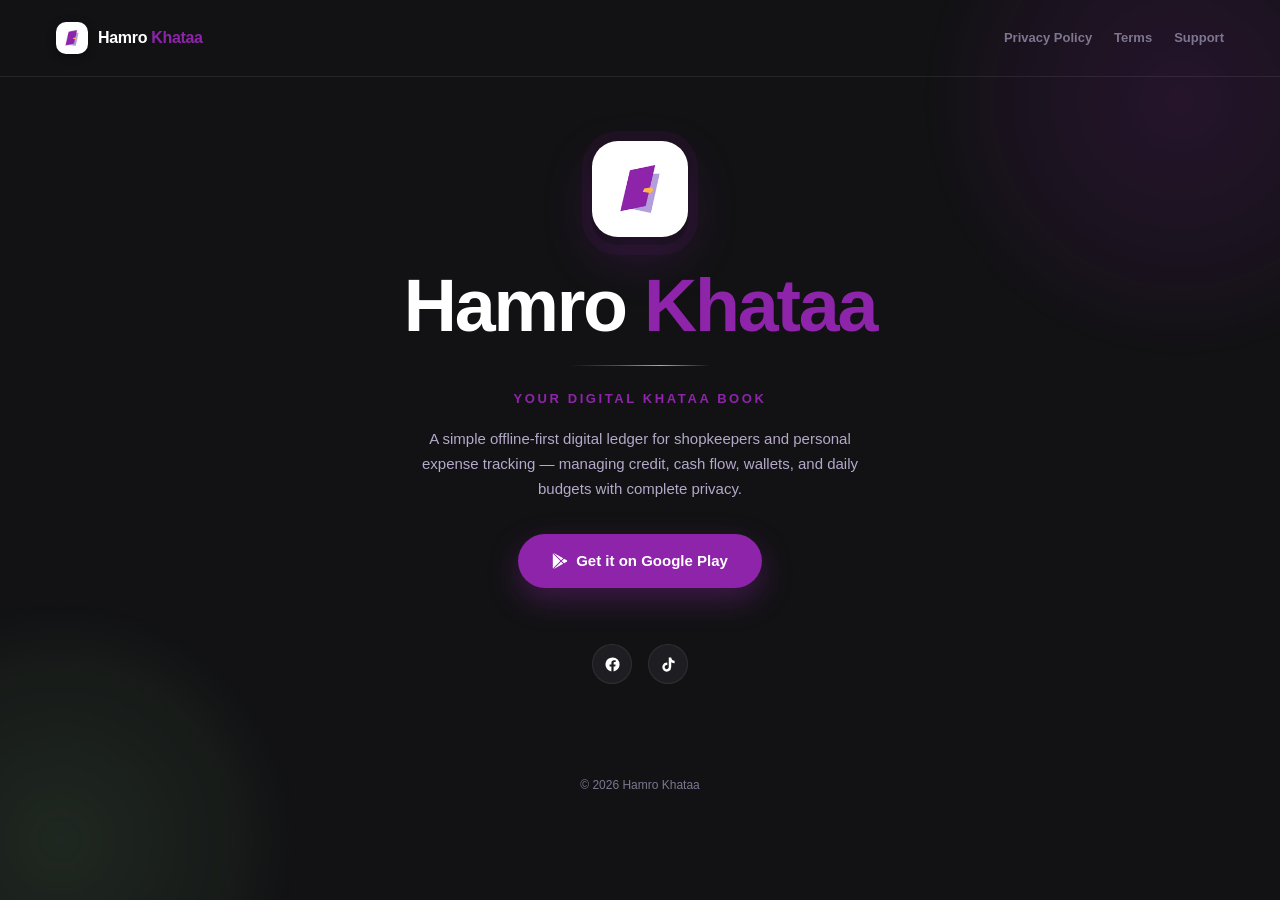
<file: index.html>
<!doctype html>
<html lang="en">
  <head>
    <meta charset="UTF-8" />
    <meta name="viewport" content="width=device-width, initial-scale=1.0" />
    <title>Hamro Khataa</title>
    <meta
      name="description"
      content="Hamro Khataa is an offline-first digital khata book and personal finance manager for tracking credit, expenses, and budgets with complete privacy."
    />
    <link rel="stylesheet" href="style.css" />
  </head>
  <body>
    <div class="orb orb-1" aria-hidden="true"></div>
    <div class="orb orb-2" aria-hidden="true"></div>

    <nav>
      <a class="nav-brand" href="index.html">
        <img src="logo.png" alt="Hamro Khataa logo" />
        <span>Hamro <b>Khataa</b></span>
      </a>
      <div class="nav-links">
        <a href="privacy-policy.html">Privacy Policy</a>
        <a href="terms.html">Terms</a>
        <a href="mailto:hamrokhataa@gmail.com">Support</a>
      </div>
    </nav>

    <div class="wrap">
      <div class="hero">
        <div class="hero-icon-wrap fade-up" style="animation-delay: 80ms">
          <img class="hero-icon" src="logo.png" alt="Hamro Khataa logo" />
          <div class="hero-icon-ring" aria-hidden="true"></div>
        </div>

        <h1 class="fade-up" style="animation-delay: 180ms">
          Hamro <b>Khataa</b>
        </h1>

        <div class="hero-divider fade-up" style="animation-delay: 300ms"></div>

        <p class="hero-tag fade-up" style="animation-delay: 380ms">
          Your Digital Khataa Book
        </p>

        <p class="hero-lede fade-up" style="animation-delay: 460ms">
          A simple offline-first digital ledger for shopkeepers and personal
          expense tracking — managing credit, cash flow, wallets, and daily
          budgets with complete privacy.
        </p>

        <a
          class="cta fade-up"
          style="animation-delay: 540ms"
          href="https://play.google.com/store/apps/details?id=com.an.hamro_khataa"
          target="_blank"
        >
          <svg viewBox="0 0 24 24" width="16" height="16" fill="currentColor">
            <path
              d="M22.018 13.298l-3.919 2.218-3.515-3.493 3.543-3.521 3.891 2.202a1.49 1.49 0 0 1 0 2.594zM1.337.924a1.486 1.486 0 0 0-.112.568v21.017c0 .217.045.419.124.6l11.155-11.087L1.337.924zm12.207 10.065l3.258-3.238L3.45.195a1.466 1.466 0 0 0-.946-.179l11.04 10.973zm0 2.067l-11 10.933c.298.036.612-.016.906-.183l13.324-7.54-3.23-3.21z"
            />
          </svg>
          Get it on Google Play
        </a>
      </div>

      <div
        class="socials"
        style="display: flex; gap: 16px; align-items: center"
      >
        <!-- Facebook -->
        <a
          href="https://www.facebook.com/hamrokhataa/"
          target="_blank"
          rel="noopener noreferrer"
          aria-label="Facebook"
          style="
            display: inline-flex;
            align-items: center;
            justify-content: center;
            width: 40px;
            height: 40px;
            border-radius: 50%;
            background-color: #1e1e22;
            color: #ffffff;
            transition: all 0.2s;
          "
          onmouseover="
            this.style.backgroundColor = '#1877F2';
            this.style.color = '#FFFFFF';
          "
          onmouseout="
            this.style.backgroundColor = '#1E1E22';
            this.style.color = '#FFFFFF';
          "
        >
          <svg viewBox="0 0 24 24" fill="currentColor" width="20" height="20">
            <path
              d="M22 12a10 10 0 1 0-11.56 9.88v-7H7.9V12h2.54V9.8c0-2.5 1.49-3.89 3.78-3.89 1.1 0 2.24.2 2.24.2v2.46h-1.26c-1.24 0-1.63.77-1.63 1.56V12h2.78l-.44 2.88h-2.34v7A10 10 0 0 0 22 12z"
            />
          </svg>
        </a>

        <!-- TikTok -->
        <a
          href="https://www.tiktok.com/@hamrokhataa"
          target="_blank"
          rel="noopener noreferrer"
          aria-label="TikTok"
          style="
            display: inline-flex;
            align-items: center;
            justify-content: center;
            width: 40px;
            height: 40px;
            border-radius: 50%;
            background-color: #1e1e22;
            color: #ffffff;
            transition: all 0.2s;
          "
          onmouseover="
            this.style.backgroundColor = '#FE2C55';
            this.style.color = '#FFFFFF';
          "
          onmouseout="
            this.style.backgroundColor = '#1E1E22';
            this.style.color = '#FFFFFF';
          "
        >
          <svg viewBox="0 0 24 24" fill="currentColor" width="20" height="20">
            <path
              d="M19.59 6.69a4.83 4.83 0 0 1-3.77-4.25V2h-3.45v13.67a2.89 2.89 0 0 1-5.2 1.74 2.89 2.89 0 0 1 2.31-4.64 2.93 2.93 0 0 1 .88.13V9.4a6.84 6.84 0 0 0-1-.05A6.33 6.33 0 0 0 5 20.1a6.34 6.34 0 0 0 10.86-4.43v-7a8.16 8.16 0 0 0 4.77 1.52v-3.4a4.85 4.85 0 0 1-1-.1z"
            />
          </svg>
        </a>
      </div>
    </div>

    <footer class="site-footer">&copy; 2026 Hamro Khataa</footer>
  </body>
</html>
</file>
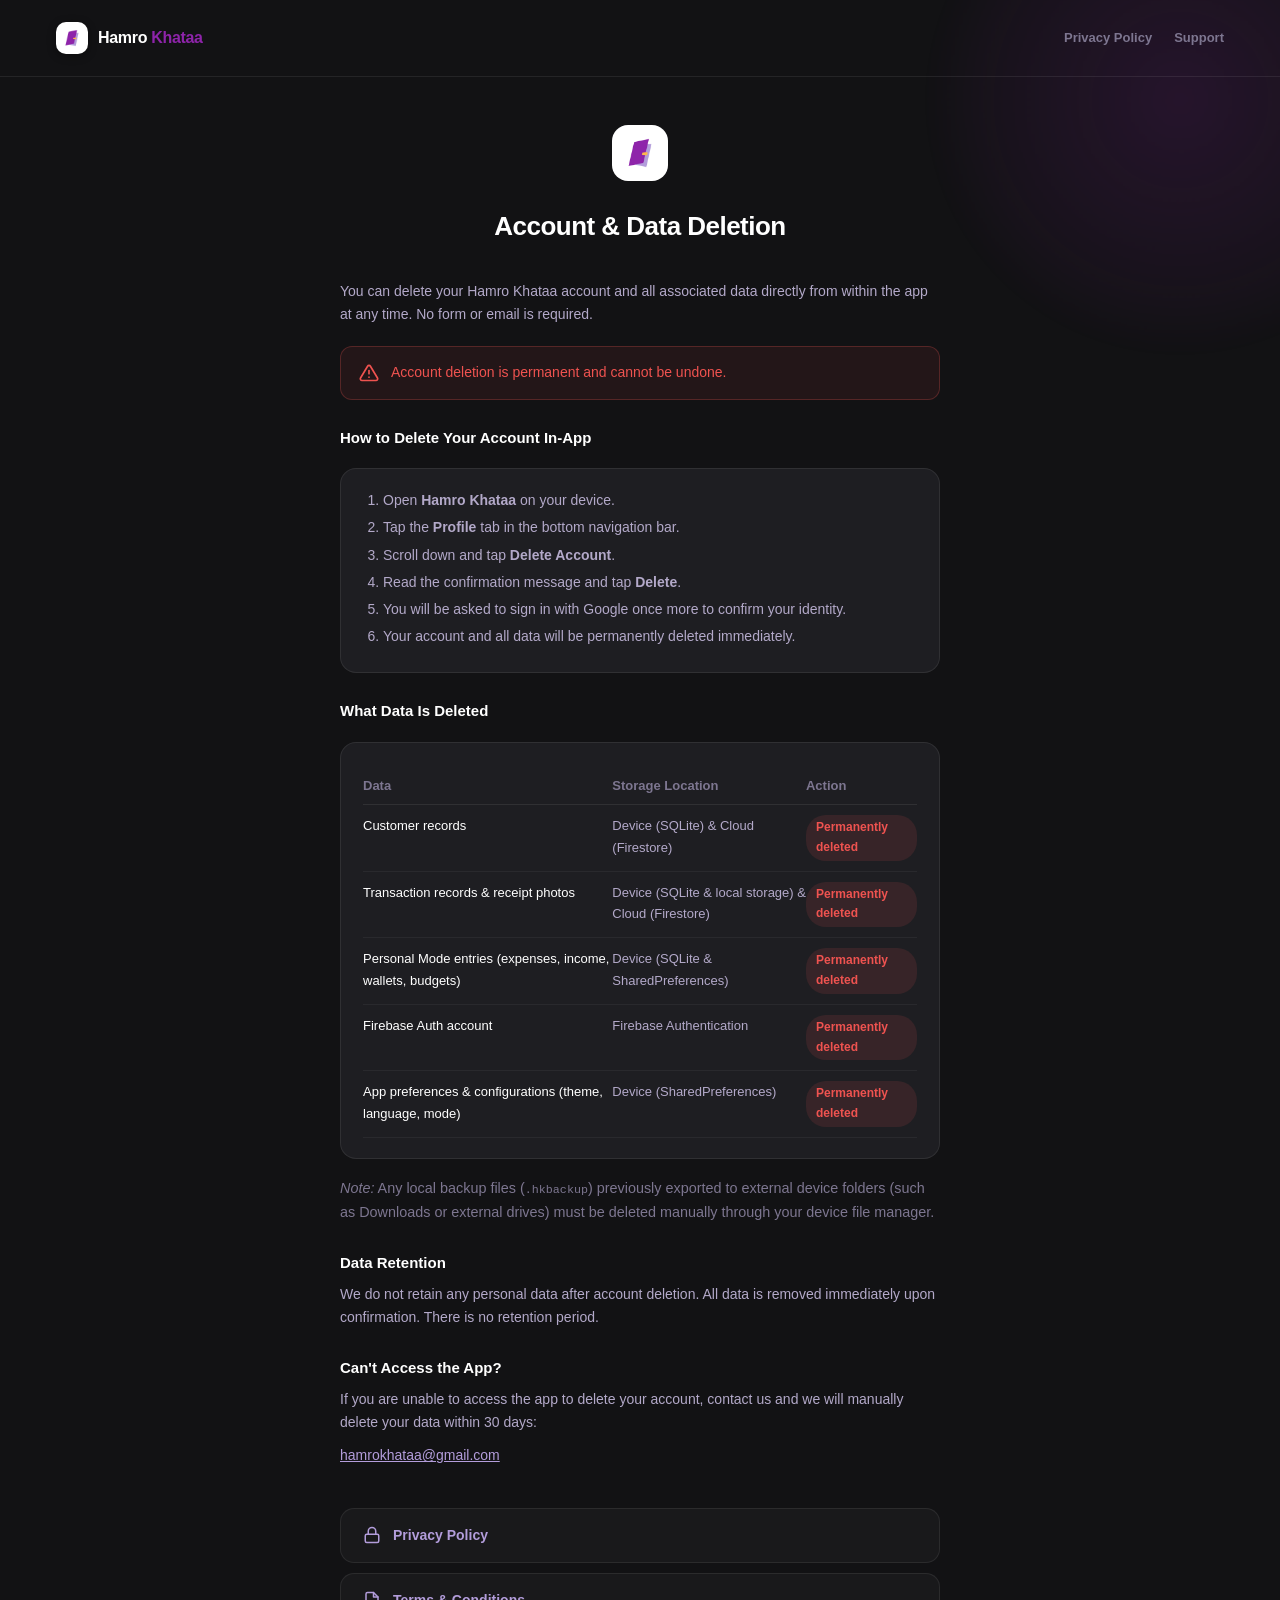
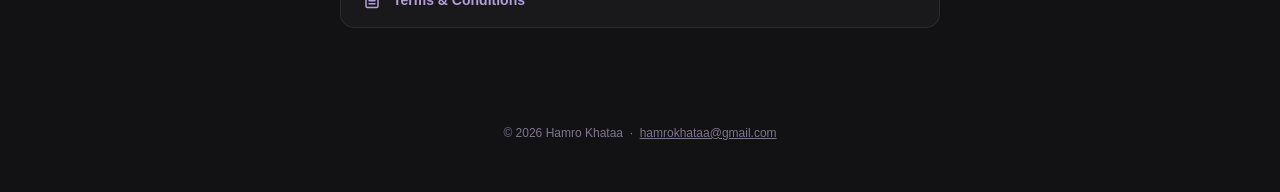
<file: delete-account.html>
<!doctype html>
<html lang="en">
  <head>
    <meta charset="UTF-8" />
    <meta name="viewport" content="width=device-width, initial-scale=1.0" />
    <title>Delete Account - Hamro Khataa</title>
    <link rel="stylesheet" href="style.css" />
  </head>
  <body>
    <div class="orb orb-1" aria-hidden="true"></div>

    <nav>
      <a class="nav-brand" href="index.html">
        <img src="logo.png" alt="Hamro Khataa logo" />
        <span>Hamro <b>Khataa</b></span>
      </a>
      <div class="nav-links">
        <a href="privacy-policy.html">Privacy Policy</a>
        <a href="mailto:hamrokhataa@gmail.com">Support</a>
      </div>
    </nav>

    <div class="wrap">
      <div class="page-header">
        <img src="logo.png" alt="Hamro Khataa logo" />
        <h1>Account &amp; Data Deletion</h1>
      </div>

      <p class="intro">
        You can delete your Hamro Khataa account and all associated data
        directly from within the app at any time. No form or email is required.
      </p>

      <div class="warning">
        <svg
          viewBox="0 0 24 24"
          fill="none"
          stroke="currentColor"
          stroke-width="2"
          stroke-linecap="round"
          stroke-linejoin="round"
        >
          <path
            d="M10.29 3.86L1.82 18a2 2 0 0 0 1.71 3h16.94a2 2 0 0 0 1.71-3L13.71 3.86a2 2 0 0 0-3.42 0z"
          />
          <line x1="12" y1="9" x2="12" y2="13" />
          <line x1="12" y1="17" x2="12.01" y2="17" />
        </svg>
        Account deletion is permanent and cannot be undone.
      </div>

      <section class="legal-section">
        <h2>How to Delete Your Account In-App</h2>
        <div class="card">
          <ol style="padding-left: 20px">
            <li>Open <strong>Hamro Khataa</strong> on your device.</li>
            <li>
              Tap the <strong>Profile</strong> tab in the bottom navigation bar.
            </li>
            <li>Scroll down and tap <strong>Delete Account</strong>.</li>
            <li>
              Read the confirmation message and tap <strong>Delete</strong>.
            </li>
            <li>
              You will be asked to sign in with Google once more to confirm your
              identity.
            </li>
            <li>
              Your account and all data will be permanently deleted immediately.
            </li>
          </ol>
        </div>
      </section>

      <section class="legal-section">
        <h2>What Data Is Deleted</h2>
        <div class="card">
          <table>
            <tr>
              <th>Data</th>
              <th>Storage Location</th>
              <th>Action</th>
            </tr>
            <tr>
              <td>Customer records</td>
              <td>Device (SQLite) &amp; Cloud (Firestore)</td>
              <td><span class="badge deleted">Permanently deleted</span></td>
            </tr>
            <tr>
              <td>Transaction records &amp; receipt photos</td>
              <td>Device (SQLite &amp; local storage) &amp; Cloud (Firestore)</td>
              <td><span class="badge deleted">Permanently deleted</span></td>
            </tr>
            <tr>
              <td>Personal Mode entries (expenses, income, wallets, budgets)</td>
              <td>Device (SQLite &amp; SharedPreferences)</td>
              <td><span class="badge deleted">Permanently deleted</span></td>
            </tr>
            <tr>
              <td>Firebase Auth account</td>
              <td>Firebase Authentication</td>
              <td><span class="badge deleted">Permanently deleted</span></td>
            </tr>
            <tr>
              <td>App preferences &amp; configurations (theme, language, mode)</td>
              <td>Device (SharedPreferences)</td>
              <td><span class="badge deleted">Permanently deleted</span></td>
            </tr>
          </table>
        </div>
        <p style="margin-top: 14px; font-size: 0.9em; color: var(--text-muted);">
          <em>Note:</em> Any local backup files (<kbd>.hkbackup</kbd>) previously exported to external device folders (such as Downloads or external drives) must be deleted manually through your device file manager.
        </p>
      </section>

      <section class="legal-section">
        <h2>Data Retention</h2>
        <p>
          We do not retain any personal data after account deletion. All data is
          removed immediately upon confirmation. There is no retention period.
        </p>
      </section>

      <section class="legal-section">
        <h2>Can't Access the App?</h2>
        <p>
          If you are unable to access the app to delete your account, contact us
          and we will manually delete your data within 30 days:
        </p>
        <p><a href="mailto:hamrokhataa@gmail.com">hamrokhataa@gmail.com</a></p>
      </section>

      <div class="legal-links">
        <a href="privacy-policy.html"
          ><svg
            viewBox="0 0 24 24"
            fill="none"
            stroke="currentColor"
            stroke-width="2"
            stroke-linecap="round"
            stroke-linejoin="round"
          >
            <rect x="3" y="11" width="18" height="11" rx="2" />
            <path d="M7 11V7a5 5 0 0 1 10 0v4" />
          </svg>
          Privacy Policy</a
        >
        <a href="terms.html"
          ><svg
            viewBox="0 0 24 24"
            fill="none"
            stroke="currentColor"
            stroke-width="2"
            stroke-linecap="round"
            stroke-linejoin="round"
          >
            <path
              d="M14 2H6a2 2 0 0 0-2 2v16a2 2 0 0 0 2 2h12a2 2 0 0 0 2-2V8z"
            />
            <polyline points="14 2 14 8 20 8" />
            <line x1="8" y1="13" x2="16" y2="13" />
            <line x1="8" y1="17" x2="16" y2="17" />
          </svg>
          Terms &amp; Conditions</a
        >
      </div>
    </div>

    <footer class="site-footer">
      &copy; 2026 Hamro Khataa &nbsp;&middot;&nbsp;
      <a href="mailto:hamrokhataa@gmail.com">hamrokhataa@gmail.com</a>
    </footer>
  </body>
</html>
</file>
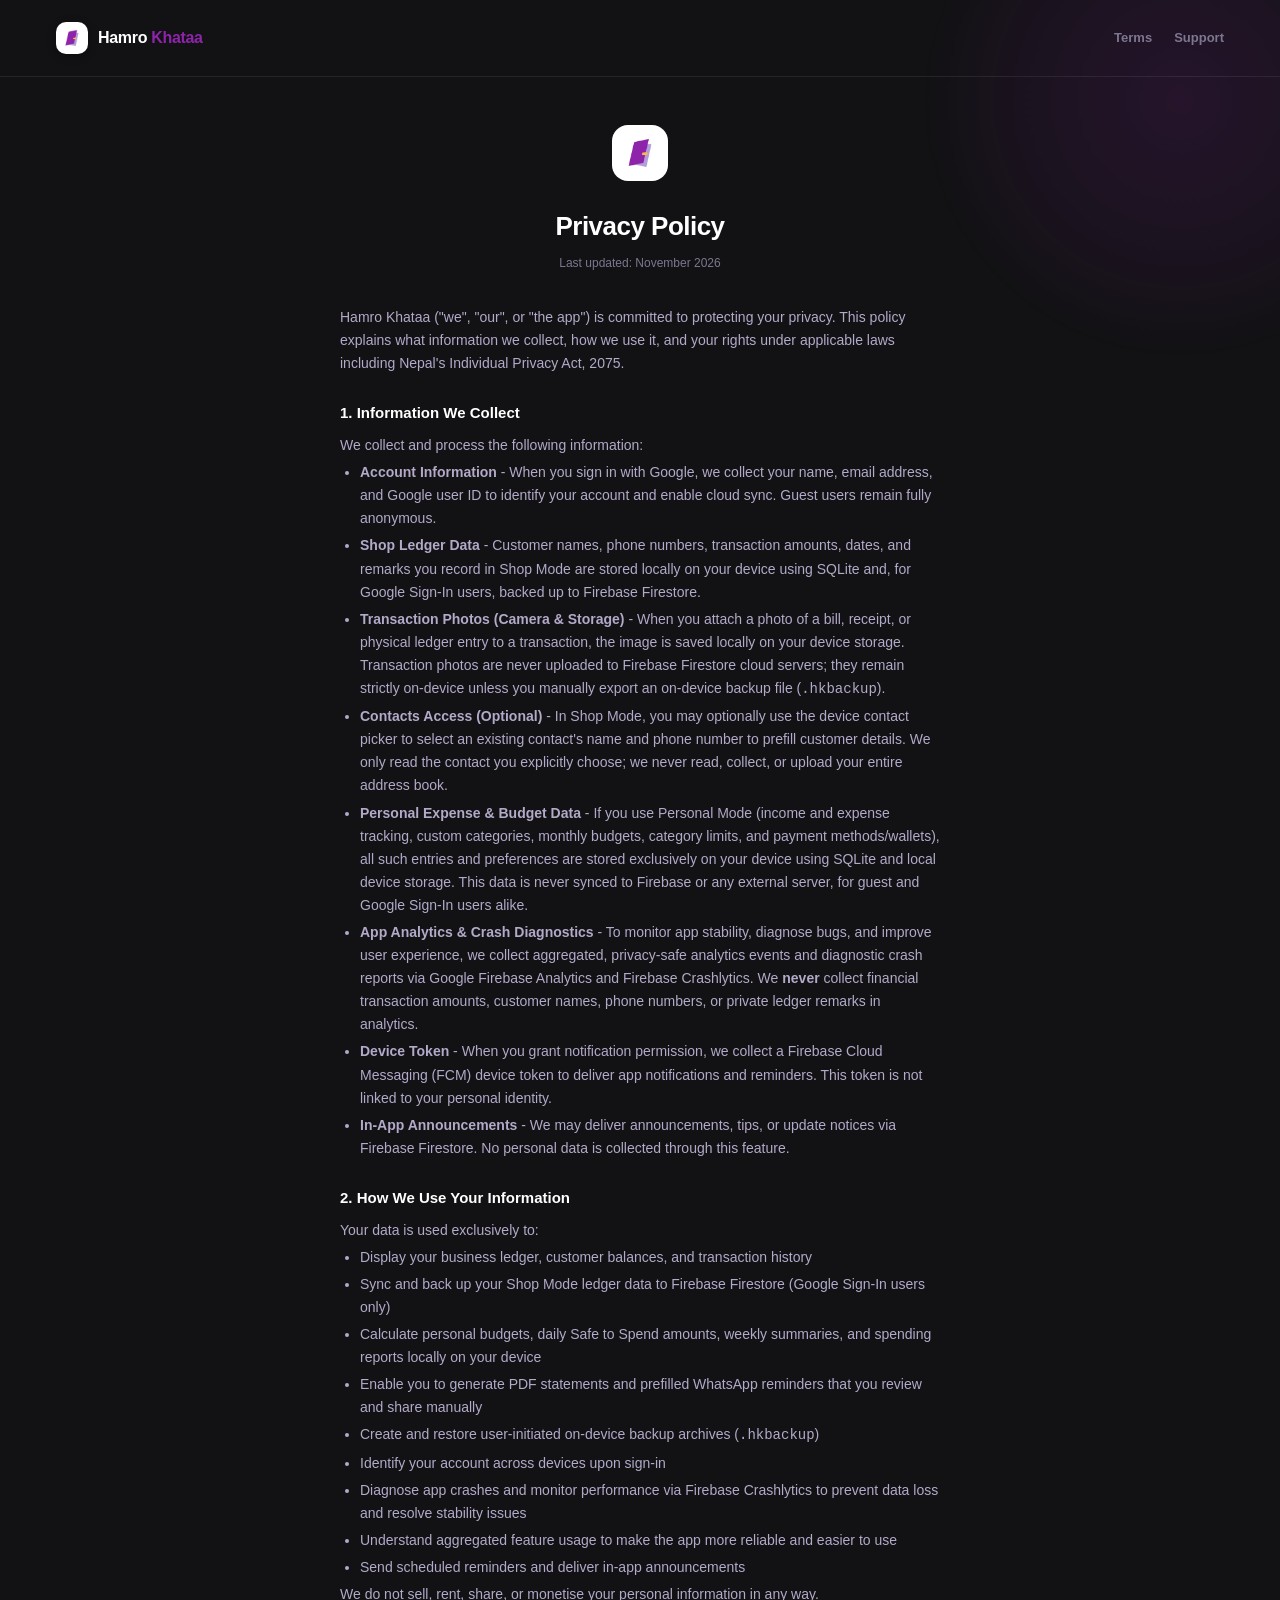
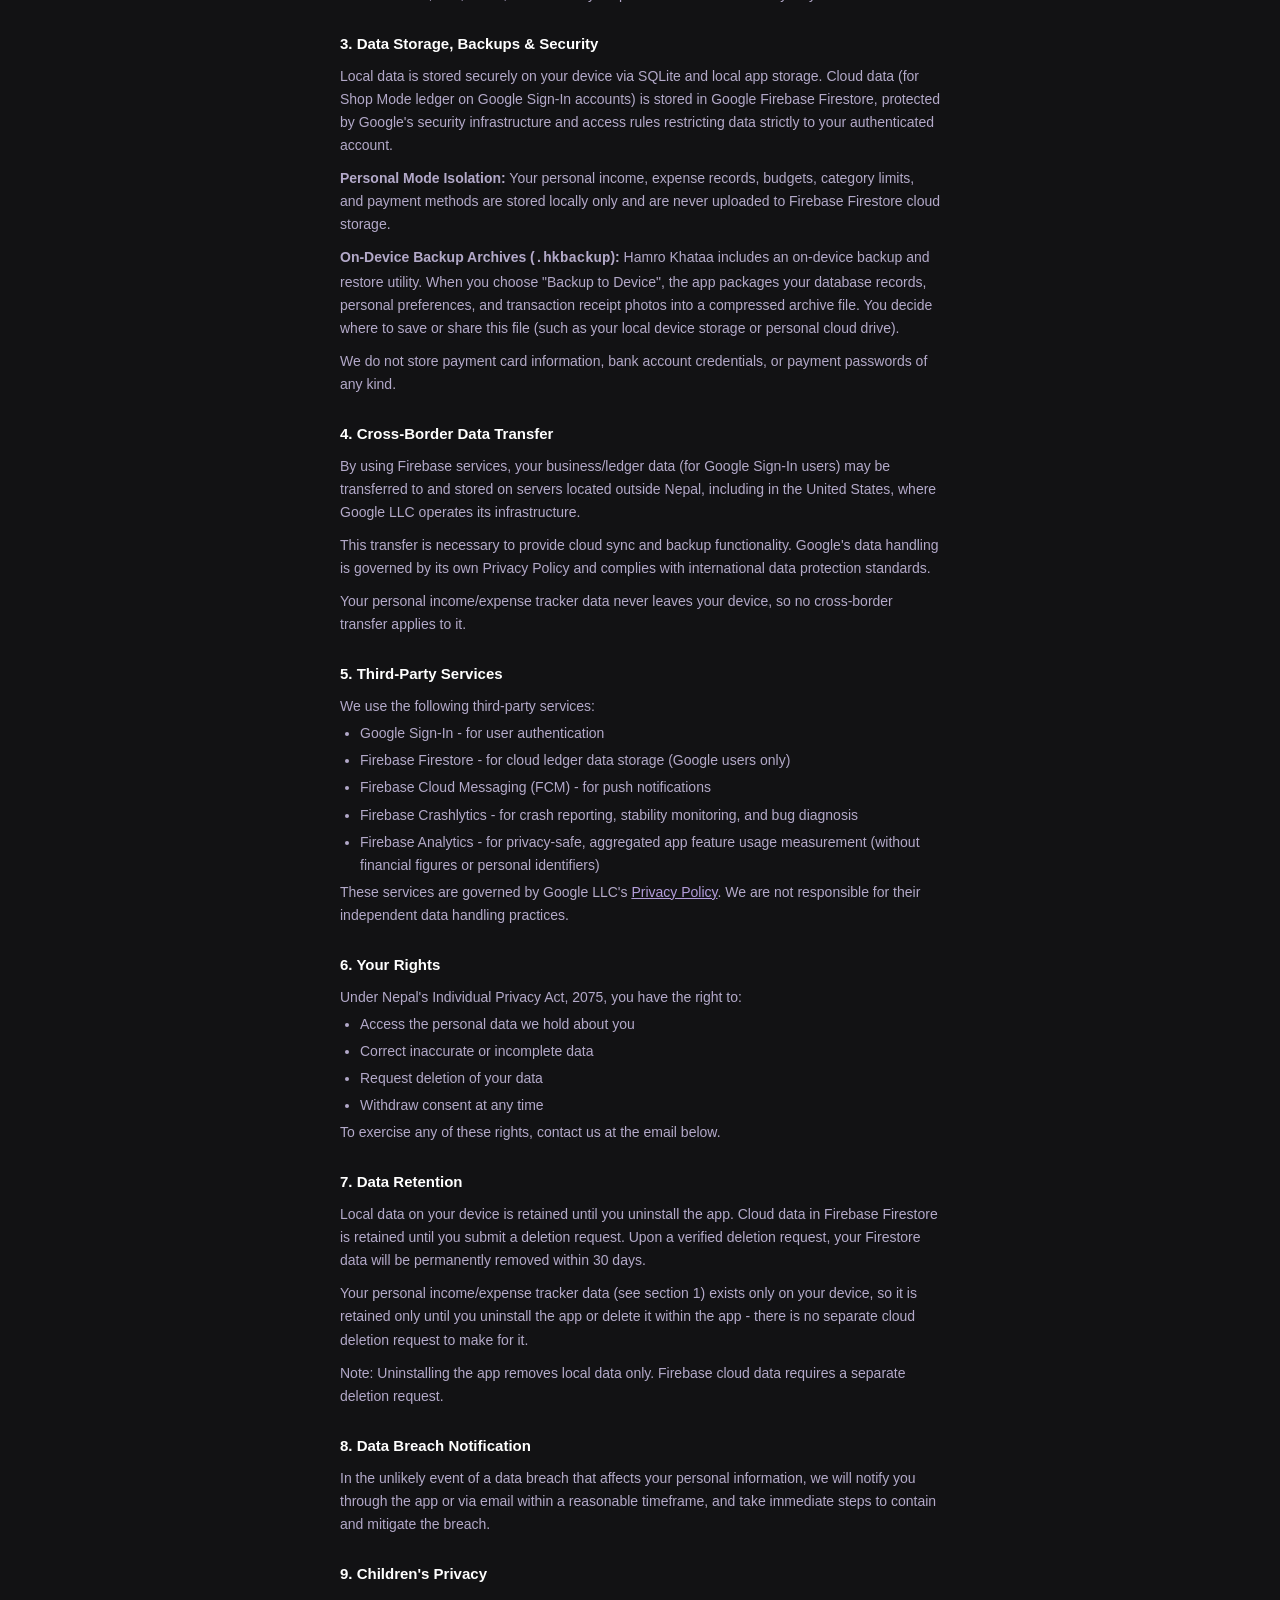
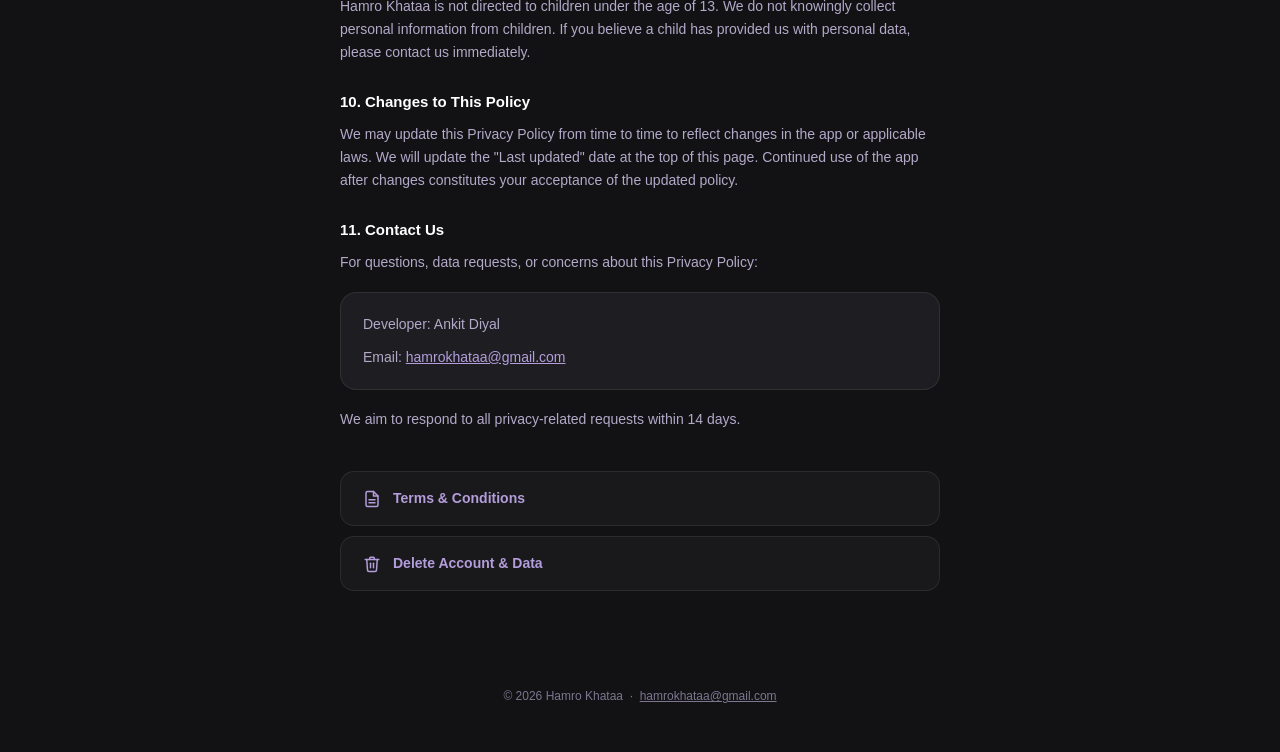
<file: privacy-policy.html>
<!doctype html>
<html lang="en">
  <head>
    <meta charset="UTF-8" />
    <meta name="viewport" content="width=device-width, initial-scale=1.0" />
    <title>Privacy Policy - Hamro Khataa</title>
    <link rel="stylesheet" href="style.css" />
  </head>
  <body>
    <div class="orb orb-1" aria-hidden="true"></div>

    <nav>
      <a class="nav-brand" href="index.html">
        <img src="logo.png" alt="Hamro Khataa logo" />
        <span>Hamro <b>Khataa</b></span>
      </a>
      <div class="nav-links">
        <a href="terms.html">Terms</a>
        <a href="mailto:hamrokhataa@gmail.com">Support</a>
      </div>
    </nav>

    <div class="wrap">
      <div class="page-header">
        <img src="logo.png" alt="Hamro Khataa logo" />
        <h1>Privacy Policy</h1>
        <div class="updated">Last updated: November 2026</div>
      </div>

      <p class="intro">
        Hamro Khataa ("we", "our", or "the app") is committed to protecting your
        privacy. This policy explains what information we collect, how we use
        it, and your rights under applicable laws including Nepal's Individual
        Privacy Act, 2075.
      </p>

      <section class="legal-section">
        <h2>1. Information We Collect</h2>
        <p>We collect and process the following information:</p>
        <ul>
          <li>
            <strong>Account Information</strong> - When you sign in with Google,
            we collect your name, email address, and Google user ID to identify
            your account and enable cloud sync. Guest users remain fully anonymous.
          </li>
          <li>
            <strong>Shop Ledger Data</strong> - Customer names, phone numbers,
            transaction amounts, dates, and remarks you record in Shop Mode are
            stored locally on your device using SQLite and, for Google Sign-In
            users, backed up to Firebase Firestore.
          </li>
          <li>
            <strong>Transaction Photos (Camera &amp; Storage)</strong> - When you
            attach a photo of a bill, receipt, or physical ledger entry to a
            transaction, the image is saved locally on your device storage.
            Transaction photos are never uploaded to Firebase Firestore cloud
            servers; they remain strictly on-device unless you manually export
            an on-device backup file (<kbd>.hkbackup</kbd>).
          </li>
          <li>
            <strong>Contacts Access (Optional)</strong> - In Shop Mode, you may
            optionally use the device contact picker to select an existing
            contact's name and phone number to prefill customer details. We only
            read the contact you explicitly choose; we never read, collect, or
            upload your entire address book.
          </li>
          <li>
            <strong>Personal Expense &amp; Budget Data</strong> - If you use
            Personal Mode (income and expense tracking, custom categories,
            monthly budgets, category limits, and payment methods/wallets), all
            such entries and preferences are stored exclusively on your device
            using SQLite and local device storage. This data is never synced to
            Firebase or any external server, for guest and Google Sign-In users
            alike.
          </li>
          <li>
            <strong>App Analytics &amp; Crash Diagnostics</strong> - To monitor app
            stability, diagnose bugs, and improve user experience, we collect
            aggregated, privacy-safe analytics events and diagnostic crash reports
            via Google Firebase Analytics and Firebase Crashlytics. We
            <strong>never</strong> collect financial transaction amounts,
            customer names, phone numbers, or private ledger remarks in analytics.
          </li>
          <li>
            <strong>Device Token</strong> - When you grant notification
            permission, we collect a Firebase Cloud Messaging (FCM) device token
            to deliver app notifications and reminders. This token is not linked
            to your personal identity.
          </li>
          <li>
            <strong>In-App Announcements</strong> - We may deliver
            announcements, tips, or update notices via Firebase Firestore. No
            personal data is collected through this feature.
          </li>
        </ul>
      </section>

      <section class="legal-section">
        <h2>2. How We Use Your Information</h2>
        <p>Your data is used exclusively to:</p>
        <ul>
          <li>Display your business ledger, customer balances, and transaction history</li>
          <li>
            Sync and back up your Shop Mode ledger data to Firebase Firestore
            (Google Sign-In users only)
          </li>
          <li>
            Calculate personal budgets, daily Safe to Spend amounts, weekly
            summaries, and spending reports locally on your device
          </li>
          <li>
            Enable you to generate PDF statements and prefilled WhatsApp
            reminders that you review and share manually
          </li>
          <li>
            Create and restore user-initiated on-device backup archives
            (<kbd>.hkbackup</kbd>)
          </li>
          <li>Identify your account across devices upon sign-in</li>
          <li>
            Diagnose app crashes and monitor performance via Firebase Crashlytics
            to prevent data loss and resolve stability issues
          </li>
          <li>
            Understand aggregated feature usage to make the app more reliable and
            easier to use
          </li>
          <li>Send scheduled reminders and deliver in-app announcements</li>
        </ul>
        <p>
          We do not sell, rent, share, or monetise your personal information in
          any way.
        </p>
      </section>

      <section class="legal-section">
        <h2>3. Data Storage, Backups &amp; Security</h2>
        <p>
          Local data is stored securely on your device via SQLite and local app
          storage. Cloud data (for Shop Mode ledger on Google Sign-In accounts)
          is stored in Google Firebase Firestore, protected by Google's
          security infrastructure and access rules restricting data strictly to
          your authenticated account.
        </p>
        <p>
          <strong>Personal Mode Isolation:</strong> Your personal income,
          expense records, budgets, category limits, and payment methods are
          stored locally only and are never uploaded to Firebase Firestore cloud
          storage.
        </p>
        <p>
          <strong>On-Device Backup Archives (<kbd>.hkbackup</kbd>):</strong>
          Hamro Khataa includes an on-device backup and restore utility. When you
          choose "Backup to Device", the app packages your database records,
          personal preferences, and transaction receipt photos into a compressed
          archive file. You decide where to save or share this file (such as your
          local device storage or personal cloud drive).
        </p>
        <p>
          We do not store payment card information, bank account credentials, or
          payment passwords of any kind.
        </p>
      </section>

      <section class="legal-section">
        <h2>4. Cross-Border Data Transfer</h2>
        <p>
          By using Firebase services, your business/ledger data (for Google
          Sign-In users) may be transferred to and stored on servers located
          outside Nepal, including in the United States, where Google LLC
          operates its infrastructure.
        </p>
        <p>
          This transfer is necessary to provide cloud sync and backup
          functionality. Google's data handling is governed by its own Privacy
          Policy and complies with international data protection standards.
        </p>
        <p>
          Your personal income/expense tracker data never leaves your device,
          so no cross-border transfer applies to it.
        </p>
      </section>

      <section class="legal-section">
        <h2>5. Third-Party Services</h2>
        <p>We use the following third-party services:</p>
        <ul>
          <li>Google Sign-In - for user authentication</li>
          <li>
            Firebase Firestore - for cloud ledger data storage (Google users only)
          </li>
          <li>Firebase Cloud Messaging (FCM) - for push notifications</li>
          <li>
            Firebase Crashlytics - for crash reporting, stability monitoring, and
            bug diagnosis
          </li>
          <li>
            Firebase Analytics - for privacy-safe, aggregated app feature usage
            measurement (without financial figures or personal identifiers)
          </li>
        </ul>
        <p>
          These services are governed by Google LLC's
          <a href="https://policies.google.com/privacy" target="_blank"
            >Privacy Policy</a
          >. We are not responsible for their independent data handling practices.
        </p>
      </section>

      <section class="legal-section">
        <h2>6. Your Rights</h2>
        <p>
          Under Nepal's Individual Privacy Act, 2075, you have the right to:
        </p>
        <ul>
          <li>Access the personal data we hold about you</li>
          <li>Correct inaccurate or incomplete data</li>
          <li>Request deletion of your data</li>
          <li>Withdraw consent at any time</li>
        </ul>
        <p>To exercise any of these rights, contact us at the email below.</p>
      </section>

      <section class="legal-section">
        <h2>7. Data Retention</h2>
        <p>
          Local data on your device is retained until you uninstall the app.
          Cloud data in Firebase Firestore is retained until you submit a
          deletion request. Upon a verified deletion request, your Firestore
          data will be permanently removed within 30 days.
        </p>
        <p>
          Your personal income/expense tracker data (see section 1) exists only
          on your device, so it is retained only until you uninstall the app or
          delete it within the app - there is no separate cloud deletion
          request to make for it.
        </p>
        <p>
          Note: Uninstalling the app removes local data only. Firebase cloud
          data requires a separate deletion request.
        </p>
      </section>

      <section class="legal-section">
        <h2>8. Data Breach Notification</h2>
        <p>
          In the unlikely event of a data breach that affects your personal
          information, we will notify you through the app or via email within a
          reasonable timeframe, and take immediate steps to contain and mitigate
          the breach.
        </p>
      </section>

      <section class="legal-section">
        <h2>9. Children's Privacy</h2>
        <p>
          Hamro Khataa is not directed to children under the age of 13. We do
          not knowingly collect personal information from children. If you
          believe a child has provided us with personal data, please contact us
          immediately.
        </p>
      </section>

      <section class="legal-section">
        <h2>10. Changes to This Policy</h2>
        <p>
          We may update this Privacy Policy from time to time to reflect changes
          in the app or applicable laws. We will update the "Last updated" date
          at the top of this page. Continued use of the app after changes
          constitutes your acceptance of the updated policy.
        </p>
      </section>

      <section class="legal-section">
        <h2>11. Contact Us</h2>
        <p>
          For questions, data requests, or concerns about this Privacy Policy:
        </p>
        <div class="card">
          <p>Developer: Ankit Diyal</p>
          <p>
            Email:
            <a href="mailto:hamrokhataa@gmail.com">hamrokhataa@gmail.com</a>
          </p>
        </div>
        <p>We aim to respond to all privacy-related requests within 14 days.</p>
      </section>

      <div class="legal-links">
        <a href="terms.html"
          ><svg
            viewBox="0 0 24 24"
            fill="none"
            stroke="currentColor"
            stroke-width="2"
            stroke-linecap="round"
            stroke-linejoin="round"
          >
            <path
              d="M14 2H6a2 2 0 0 0-2 2v16a2 2 0 0 0 2 2h12a2 2 0 0 0 2-2V8z"
            />
            <polyline points="14 2 14 8 20 8" />
            <line x1="8" y1="13" x2="16" y2="13" />
            <line x1="8" y1="17" x2="16" y2="17" />
          </svg>
          Terms &amp; Conditions</a
        >
        <a href="delete-account.html"
          ><svg
            viewBox="0 0 24 24"
            fill="none"
            stroke="currentColor"
            stroke-width="2"
            stroke-linecap="round"
            stroke-linejoin="round"
          >
            <polyline points="3 6 5 6 21 6" />
            <path d="M19 6l-1 14a2 2 0 0 1-2 2H8a2 2 0 0 1-2-2L5 6" />
            <path d="M10 11v6" />
            <path d="M14 11v6" />
            <path d="M9 6V4a1 1 0 0 1 1-1h4a1 1 0 0 1 1 1v2" />
          </svg>
          Delete Account &amp; Data</a
        >
      </div>
    </div>

    <footer class="site-footer">
      &copy; 2026 Hamro Khataa &nbsp;&middot;&nbsp;
      <a href="mailto:hamrokhataa@gmail.com">hamrokhataa@gmail.com</a>
    </footer>
  </body>
</html>
</file>
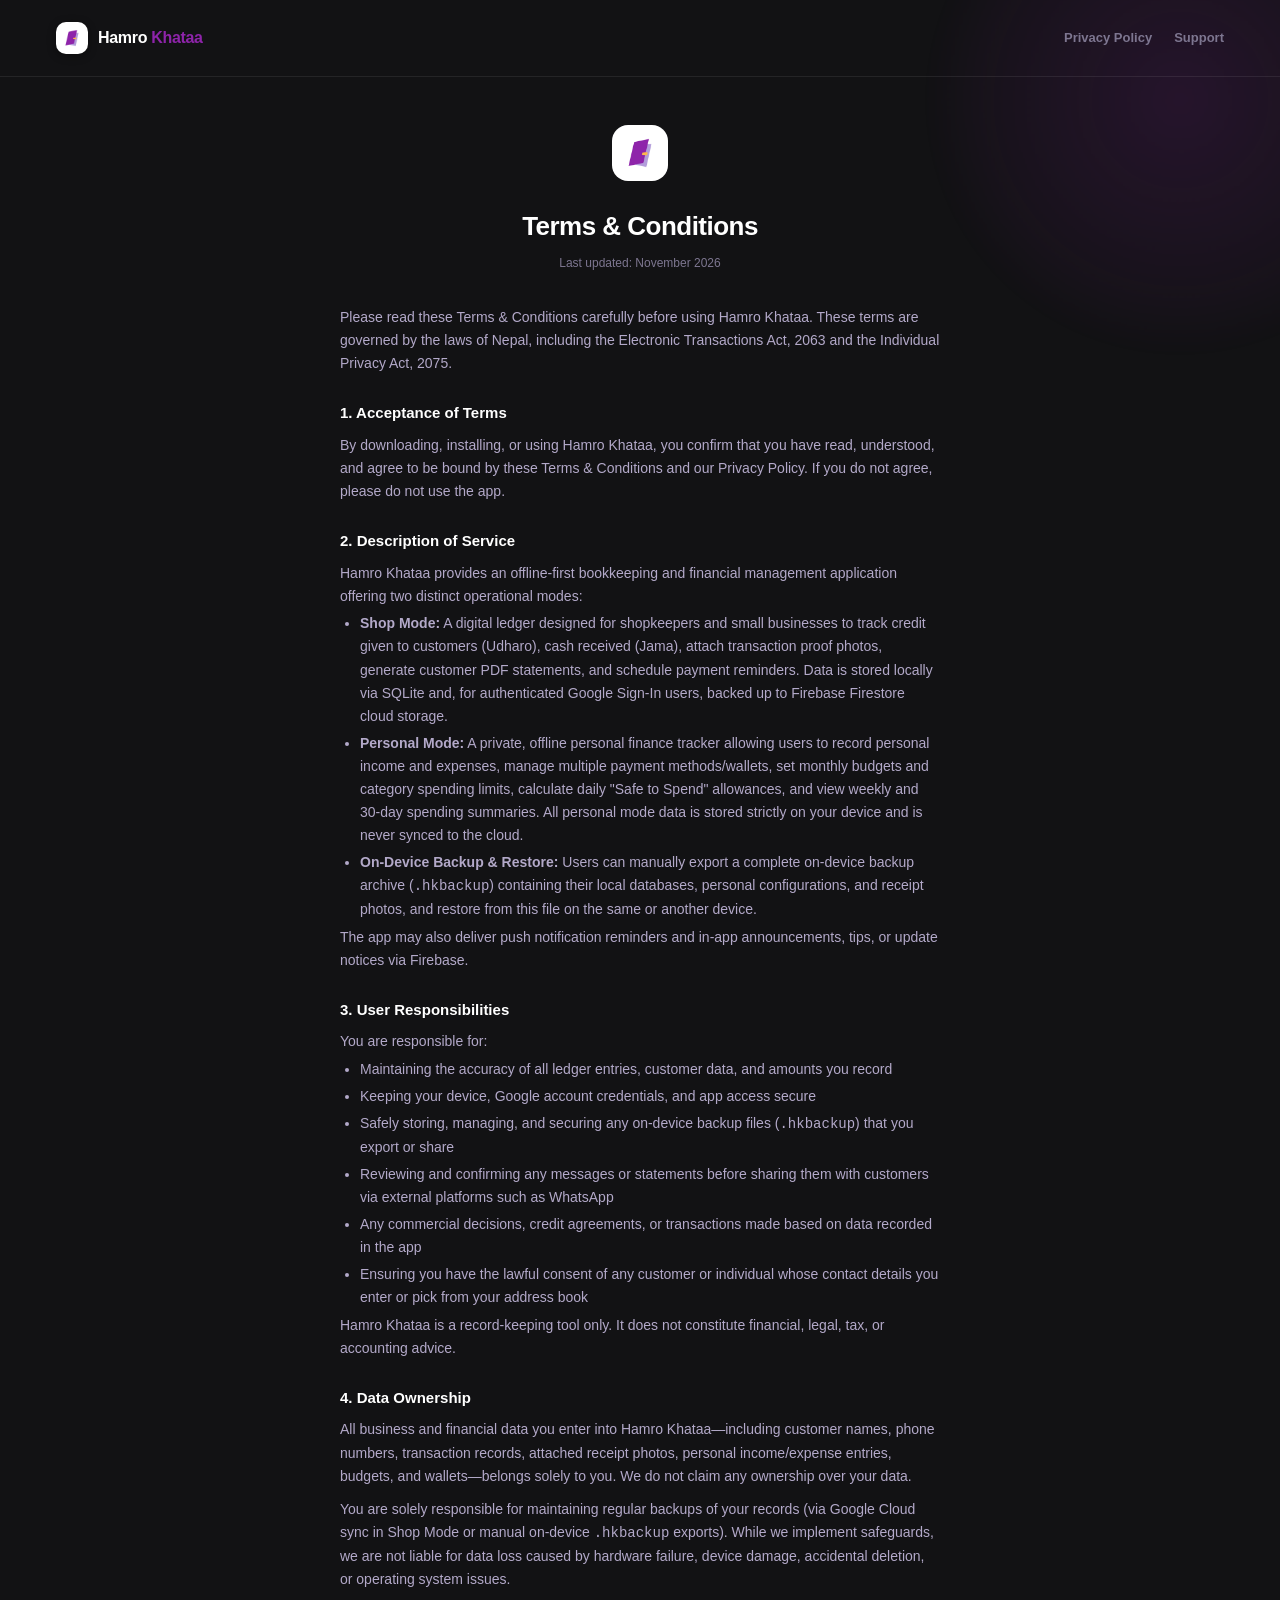
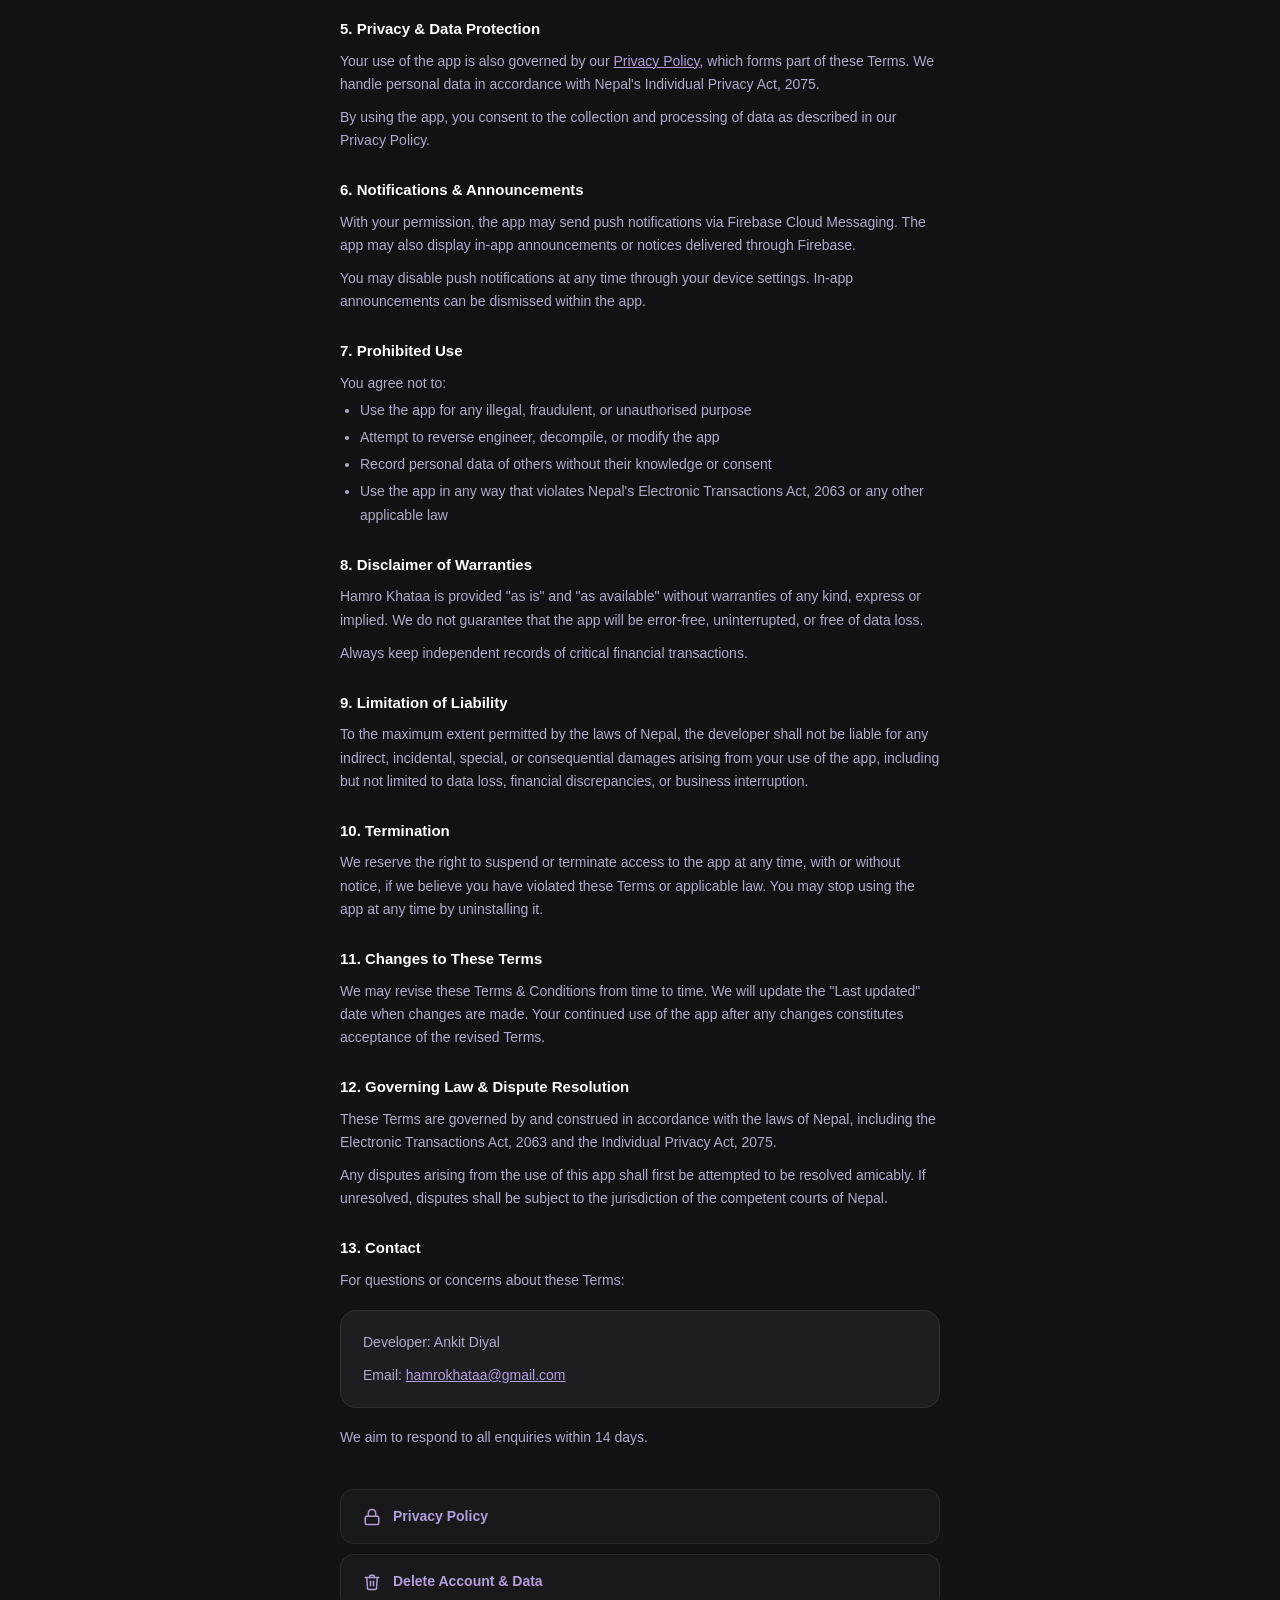
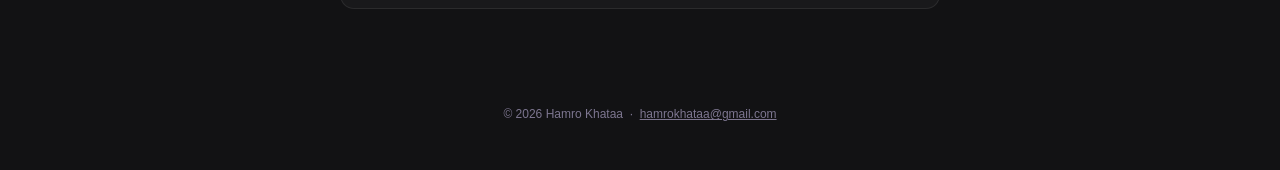
<file: terms.html>
<!doctype html>
<html lang="en">
  <head>
    <meta charset="UTF-8" />
    <meta name="viewport" content="width=device-width, initial-scale=1.0" />
    <title>Terms &amp; Conditions - Hamro Khataa</title>
    <link rel="stylesheet" href="style.css" />
  </head>
  <body>
    <div class="orb orb-1" aria-hidden="true"></div>

    <nav>
      <a class="nav-brand" href="index.html">
        <img src="logo.png" alt="Hamro Khataa logo" />
        <span>Hamro <b>Khataa</b></span>
      </a>
      <div class="nav-links">
        <a href="privacy-policy.html">Privacy Policy</a>
        <a href="mailto:hamrokhataa@gmail.com">Support</a>
      </div>
    </nav>

    <div class="wrap">
      <div class="page-header">
        <img src="logo.png" alt="Hamro Khataa logo" />
        <h1>Terms &amp; Conditions</h1>
        <div class="updated">Last updated: November 2026</div>
      </div>

      <p class="intro">
        Please read these Terms &amp; Conditions carefully before using Hamro
        Khataa. These terms are governed by the laws of Nepal, including the
        Electronic Transactions Act, 2063 and the Individual Privacy Act, 2075.
      </p>

      <section class="legal-section">
        <h2>1. Acceptance of Terms</h2>
        <p>
          By downloading, installing, or using Hamro Khataa, you confirm that
          you have read, understood, and agree to be bound by these Terms &amp;
          Conditions and our Privacy Policy. If you do not agree, please do not
          use the app.
        </p>
      </section>

      <section class="legal-section">
        <h2>2. Description of Service</h2>
        <p>
          Hamro Khataa provides an offline-first bookkeeping and financial
          management application offering two distinct operational modes:
        </p>
        <ul>
          <li>
            <strong>Shop Mode:</strong> A digital ledger designed for shopkeepers
            and small businesses to track credit given to customers (Udharo), cash
            received (Jama), attach transaction proof photos, generate customer
            PDF statements, and schedule payment reminders. Data is stored locally
            via SQLite and, for authenticated Google Sign-In users, backed up to
            Firebase Firestore cloud storage.
          </li>
          <li>
            <strong>Personal Mode:</strong> A private, offline personal finance
            tracker allowing users to record personal income and expenses, manage
            multiple payment methods/wallets, set monthly budgets and category
            spending limits, calculate daily "Safe to Spend" allowances, and view
            weekly and 30-day spending summaries. All personal mode data is stored
            strictly on your device and is never synced to the cloud.
          </li>
          <li>
            <strong>On-Device Backup &amp; Restore:</strong> Users can manually
            export a complete on-device backup archive (<kbd>.hkbackup</kbd>)
            containing their local databases, personal configurations, and
            receipt photos, and restore from this file on the same or another
            device.
          </li>
        </ul>
        <p>
          The app may also deliver push notification reminders and in-app
          announcements, tips, or update notices via Firebase.
        </p>
      </section>

      <section class="legal-section">
        <h2>3. User Responsibilities</h2>
        <p>You are responsible for:</p>
        <ul>
          <li>Maintaining the accuracy of all ledger entries, customer data, and amounts you record</li>
          <li>Keeping your device, Google account credentials, and app access secure</li>
          <li>
            Safely storing, managing, and securing any on-device backup files
            (<kbd>.hkbackup</kbd>) that you export or share
          </li>
          <li>
            Reviewing and confirming any messages or statements before sharing
            them with customers via external platforms such as WhatsApp
          </li>
          <li>
            Any commercial decisions, credit agreements, or transactions made
            based on data recorded in the app
          </li>
          <li>
            Ensuring you have the lawful consent of any customer or individual
            whose contact details you enter or pick from your address book
          </li>
        </ul>
        <p>
          Hamro Khataa is a record-keeping tool only. It does not constitute
          financial, legal, tax, or accounting advice.
        </p>
      </section>

      <section class="legal-section">
        <h2>4. Data Ownership</h2>
        <p>
          All business and financial data you enter into Hamro Khataa—including
          customer names, phone numbers, transaction records, attached receipt
          photos, personal income/expense entries, budgets, and wallets—belongs
          solely to you. We do not claim any ownership over your data.
        </p>
        <p>
          You are solely responsible for maintaining regular backups of your
          records (via Google Cloud sync in Shop Mode or manual on-device
          <kbd>.hkbackup</kbd> exports). While we implement safeguards, we are
          not liable for data loss caused by hardware failure, device damage,
          accidental deletion, or operating system issues.
        </p>
      </section>

      <section class="legal-section">
        <h2>5. Privacy &amp; Data Protection</h2>
        <p>
          Your use of the app is also governed by our
          <a href="privacy-policy.html">Privacy Policy</a>, which forms part of
          these Terms. We handle personal data in accordance with Nepal's
          Individual Privacy Act, 2075.
        </p>
        <p>
          By using the app, you consent to the collection and processing of data
          as described in our Privacy Policy.
        </p>
      </section>

      <section class="legal-section">
        <h2>6. Notifications &amp; Announcements</h2>
        <p>
          With your permission, the app may send push notifications via Firebase
          Cloud Messaging. The app may also display in-app announcements or
          notices delivered through Firebase.
        </p>
        <p>
          You may disable push notifications at any time through your device
          settings. In-app announcements can be dismissed within the app.
        </p>
      </section>

      <section class="legal-section">
        <h2>7. Prohibited Use</h2>
        <p>You agree not to:</p>
        <ul>
          <li>
            Use the app for any illegal, fraudulent, or unauthorised purpose
          </li>
          <li>Attempt to reverse engineer, decompile, or modify the app</li>
          <li>
            Record personal data of others without their knowledge or consent
          </li>
          <li>
            Use the app in any way that violates Nepal's Electronic Transactions
            Act, 2063 or any other applicable law
          </li>
        </ul>
      </section>

      <section class="legal-section">
        <h2>8. Disclaimer of Warranties</h2>
        <p>
          Hamro Khataa is provided "as is" and "as available" without warranties
          of any kind, express or implied. We do not guarantee that the app will
          be error-free, uninterrupted, or free of data loss.
        </p>
        <p>
          Always keep independent records of critical financial transactions.
        </p>
      </section>

      <section class="legal-section">
        <h2>9. Limitation of Liability</h2>
        <p>
          To the maximum extent permitted by the laws of Nepal, the developer
          shall not be liable for any indirect, incidental, special, or
          consequential damages arising from your use of the app, including but
          not limited to data loss, financial discrepancies, or business
          interruption.
        </p>
      </section>

      <section class="legal-section">
        <h2>10. Termination</h2>
        <p>
          We reserve the right to suspend or terminate access to the app at any
          time, with or without notice, if we believe you have violated these
          Terms or applicable law. You may stop using the app at any time by
          uninstalling it.
        </p>
      </section>

      <section class="legal-section">
        <h2>11. Changes to These Terms</h2>
        <p>
          We may revise these Terms &amp; Conditions from time to time. We will
          update the "Last updated" date when changes are made. Your continued
          use of the app after any changes constitutes acceptance of the revised
          Terms.
        </p>
      </section>

      <section class="legal-section">
        <h2>12. Governing Law &amp; Dispute Resolution</h2>
        <p>
          These Terms are governed by and construed in accordance with the laws
          of Nepal, including the Electronic Transactions Act, 2063 and the
          Individual Privacy Act, 2075.
        </p>
        <p>
          Any disputes arising from the use of this app shall first be attempted
          to be resolved amicably. If unresolved, disputes shall be subject to
          the jurisdiction of the competent courts of Nepal.
        </p>
      </section>

      <section class="legal-section">
        <h2>13. Contact</h2>
        <p>For questions or concerns about these Terms:</p>
        <div class="card">
          <p>Developer: Ankit Diyal</p>
          <p>
            Email:
            <a href="mailto:hamrokhataa@gmail.com">hamrokhataa@gmail.com</a>
          </p>
        </div>
        <p>We aim to respond to all enquiries within 14 days.</p>
      </section>

      <div class="legal-links">
        <a href="privacy-policy.html"
          ><svg
            viewBox="0 0 24 24"
            fill="none"
            stroke="currentColor"
            stroke-width="2"
            stroke-linecap="round"
            stroke-linejoin="round"
          >
            <rect x="3" y="11" width="18" height="11" rx="2" />
            <path d="M7 11V7a5 5 0 0 1 10 0v4" />
          </svg>
          Privacy Policy</a
        >
        <a href="delete-account.html"
          ><svg
            viewBox="0 0 24 24"
            fill="none"
            stroke="currentColor"
            stroke-width="2"
            stroke-linecap="round"
            stroke-linejoin="round"
          >
            <polyline points="3 6 5 6 21 6" />
            <path d="M19 6l-1 14a2 2 0 0 1-2 2H8a2 2 0 0 1-2-2L5 6" />
            <path d="M10 11v6" />
            <path d="M14 11v6" />
            <path d="M9 6V4a1 1 0 0 1 1-1h4a1 1 0 0 1 1 1v2" />
          </svg>
          Delete Account &amp; Data</a
        >
      </div>
    </div>

    <footer class="site-footer">
      &copy; 2026 Hamro Khataa &nbsp;&middot;&nbsp;
      <a href="mailto:hamrokhataa@gmail.com">hamrokhataa@gmail.com</a>
    </footer>
  </body>
</html>
</file>
<file: style.css>
:root {
  --bg: #121214;
  --surface: #1E1E22;
  --card: #252529;
  --border: rgba(255, 255, 255, 0.08);
  --text: #ffffff;
  --text-body: #b3a9c9;
  --text-muted: #7d7690;
  --primary: #8E24AA;
  --primary-soft: rgba(142, 36, 170, 0.14);
  --jama: #81C784;
  --udharo: #EF5350;
  --highlight: #FFB74D;
}

* { box-sizing: border-box; margin: 0; padding: 0; }

html { scroll-behavior: smooth; }

body {
  font-family: -apple-system, BlinkMacSystemFont, 'Segoe UI', sans-serif;
  background: var(--bg);
  color: var(--text-body);
  line-height: 1.65;
  overflow-x: hidden;
}

.orb {
  position: fixed;
  border-radius: 50%;
  filter: blur(1px);
  pointer-events: none;
  z-index: 0;
}
.orb-1 {
  top: -160px; right: -160px; width: 520px; height: 520px;
  background: radial-gradient(circle, rgba(142,36,170,0.16) 0%, rgba(142,36,170,0.06) 50%, transparent 70%);
  animation: float-1 14s ease-in-out infinite;
}
.orb-2 {
  bottom: -180px; left: -180px; width: 480px; height: 480px;
  background: radial-gradient(circle, rgba(129,199,132,0.12) 0%, rgba(129,199,132,0.05) 50%, transparent 70%);
  animation: float-2 16s ease-in-out infinite;
}
@keyframes float-1 {
  0%, 100% { transform: translate(0, 0); }
  50% { transform: translate(-24px, 24px); }
}
@keyframes float-2 {
  0%, 100% { transform: translate(0, 0); }
  50% { transform: translate(24px, -24px); }
}

.fade-up {
  opacity: 0;
  animation: fade-up 0.7s ease forwards;
}
@keyframes fade-up {
  from { opacity: 0; transform: translateY(14px); }
  to { opacity: 1; transform: translateY(0); }
}

nav {
  position: relative;
  z-index: 10;
  display: flex;
  align-items: center;
  justify-content: space-between;
  padding: 20px 32px;
  border-bottom: 1px solid var(--border);
}
@media (min-width: 768px) {
  nav { padding: 22px 56px; }
}
.nav-brand { display: flex; align-items: center; gap: 10px; text-decoration: none; }
.nav-brand img { width: 32px; height: 32px; border-radius: 10px; box-shadow: 0 2px 8px rgba(0,0,0,0.4); }
.nav-brand span { font-weight: 800; font-size: 16px; color: var(--text); letter-spacing: -0.02em; }
.nav-brand span b { color: var(--primary); font-weight: 800; }
.nav-links { display: flex; align-items: center; gap: 22px; font-size: 13px; font-weight: 600; }
.nav-links a { color: var(--text-muted); text-decoration: none; transition: color 0.2s; }
.nav-links a:hover { color: var(--primary); }

.wrap { position: relative; z-index: 1; max-width: 640px; margin: 0 auto; padding: 0 20px 64px; }

/* ---- Hero (index only) ---- */
.hero { text-align: center; padding: 64px 20px 56px; }
.hero-icon-wrap { position: relative; display: inline-block; margin-bottom: 24px; }
.hero-icon {
  width: 96px; height: 96px; border-radius: 26px;
  box-shadow: 0 20px 50px rgba(142,36,170,0.22), 0 4px 14px rgba(0,0,0,0.4);
}
.hero-icon-ring {
  position: absolute; inset: 0; border-radius: 26px;
  box-shadow: 0 0 0 10px rgba(142,36,170,0.08);
  animation: pulse-ring 2.6s ease-in-out infinite;
}
@keyframes pulse-ring {
  0%, 100% { box-shadow: 0 0 0 10px rgba(142,36,170,0.08); }
  50% { box-shadow: 0 0 0 16px rgba(142,36,170,0.03); }
}
.hero h1 {
  font-weight: 900;
  letter-spacing: -0.03em;
  line-height: 1;
  color: var(--text);
  font-size: clamp(2.4rem, 9vw, 4.6rem);
}
.hero h1 b { color: var(--primary); font-weight: 900; }
.hero-divider {
  height: 1px; width: 140px; margin: 22px auto;
  background: linear-gradient(90deg, transparent, var(--primary) 35%, var(--jama) 65%, transparent);
}
.hero-tag {
  font-weight: 800; text-transform: uppercase; letter-spacing: 0.2em;
  font-size: 13px; color: var(--primary); margin-bottom: 18px;
}
.hero-lede { font-size: 15px; color: var(--text-body); max-width: 440px; margin: 0 auto 32px; }

.cta {
  display: inline-flex; align-items: center; gap: 8px;
  background: var(--primary); color: #fff; text-decoration: none;
  font-size: 15px; font-weight: 700; padding: 15px 34px;
  border-radius: 999px; box-shadow: 0 12px 30px rgba(142,36,170,0.35);
  transition: transform 0.2s, box-shadow 0.2s;
}
.cta:hover { transform: translateY(-2px); box-shadow: 0 16px 36px rgba(142,36,170,0.45); }

/* ---- Feature grid ---- */
.features { display: grid; grid-template-columns: repeat(2, 1fr); gap: 12px; margin: 56px 0; text-align: left; }
.feature {
  background: rgba(255,255,255,0.03);
  border: 1px solid var(--border);
  border-radius: 18px;
  padding: 18px 20px;
  backdrop-filter: blur(6px);
}
.feature .icon { width: 22px; height: 22px; margin-bottom: 12px; }
.feature h3 { font-size: 14px; color: var(--text); font-weight: 700; margin-bottom: 4px; }
.feature p { font-size: 13px; color: var(--text-muted); }

/* ---- Sub-page header (privacy/terms/delete) ---- */
.page-header { text-align: center; padding: 48px 20px 8px; }
.page-header img { width: 56px; height: 56px; border-radius: 16px; margin-bottom: 16px; }
.page-header h1 { font-size: 26px; font-weight: 800; color: var(--text); letter-spacing: -0.02em; }
.page-header .updated { font-size: 12px; color: var(--text-muted); margin-top: 6px; }

.intro { font-size: 14px; color: var(--text-body); margin: 24px 0 8px; }

section.legal-section { margin: 26px 0; }
section.legal-section h2 { font-size: 15px; font-weight: 700; color: var(--text); margin-bottom: 8px; }
section.legal-section p, section.legal-section li { font-size: 14px; color: var(--text-body); }
section.legal-section ul { padding-left: 20px; margin-top: 4px; }
section.legal-section li { margin-bottom: 4px; }
section.legal-section p + p { margin-top: 10px; }

.card { background: var(--surface); border: 1px solid var(--border); border-radius: 16px; padding: 20px 22px; margin: 18px 0; }

.warning {
  display: flex; align-items: center; gap: 12px;
  background: rgba(239,83,80,0.08); border: 1px solid rgba(239,83,80,0.25);
  border-radius: 12px; padding: 14px 18px; font-size: 14px; color: var(--udharo); margin: 20px 0;
}
.warning svg { width: 20px; height: 20px; flex-shrink: 0; }

.badge { display: inline-block; padding: 3px 10px; border-radius: 20px; font-size: 12px; font-weight: 600; }
.badge.deleted { background: rgba(239,83,80,0.12); color: var(--udharo); }

table { width: 100%; border-collapse: collapse; font-size: 13px; margin-top: 4px; }
th { text-align: left; color: var(--text-muted); font-weight: 600; padding: 8px 0; border-bottom: 1px solid var(--border); }
td { padding: 10px 0; border-bottom: 1px solid rgba(255,255,255,0.05); color: var(--text-body); vertical-align: top; }
td:first-child { color: var(--text); width: 45%; }

a { color: #B39DDB; }

.legal-links { display: flex; flex-direction: column; gap: 10px; margin: 40px 0 32px; }
.legal-links a {
  display: flex; align-items: center; gap: 12px;
  background: rgba(255,255,255,0.03); border: 1px solid var(--border);
  border-radius: 14px; padding: 15px 22px; color: #B39DDB; text-decoration: none;
  font-size: 14px; font-weight: 600; transition: border-color 0.2s;
}
.legal-links a:hover { border-color: var(--primary); }
.legal-links a svg { width: 18px; height: 18px; flex-shrink: 0; }

.socials { display: flex; justify-content: center; gap: 12px; margin-bottom: 28px; }
.socials a {
  width: 38px; height: 38px; display: flex; align-items: center; justify-content: center;
  background: rgba(255,255,255,0.03); border: 1px solid var(--border); border-radius: 11px;
  color: #B39DDB; text-decoration: none;
}
.socials a svg { width: 17px; height: 17px; }

footer.site-footer { text-align: center; font-size: 12px; color: var(--text-muted); padding: 0 20px 48px; position: relative; z-index: 1; }
footer.site-footer a { color: var(--text-muted); }
</file>
